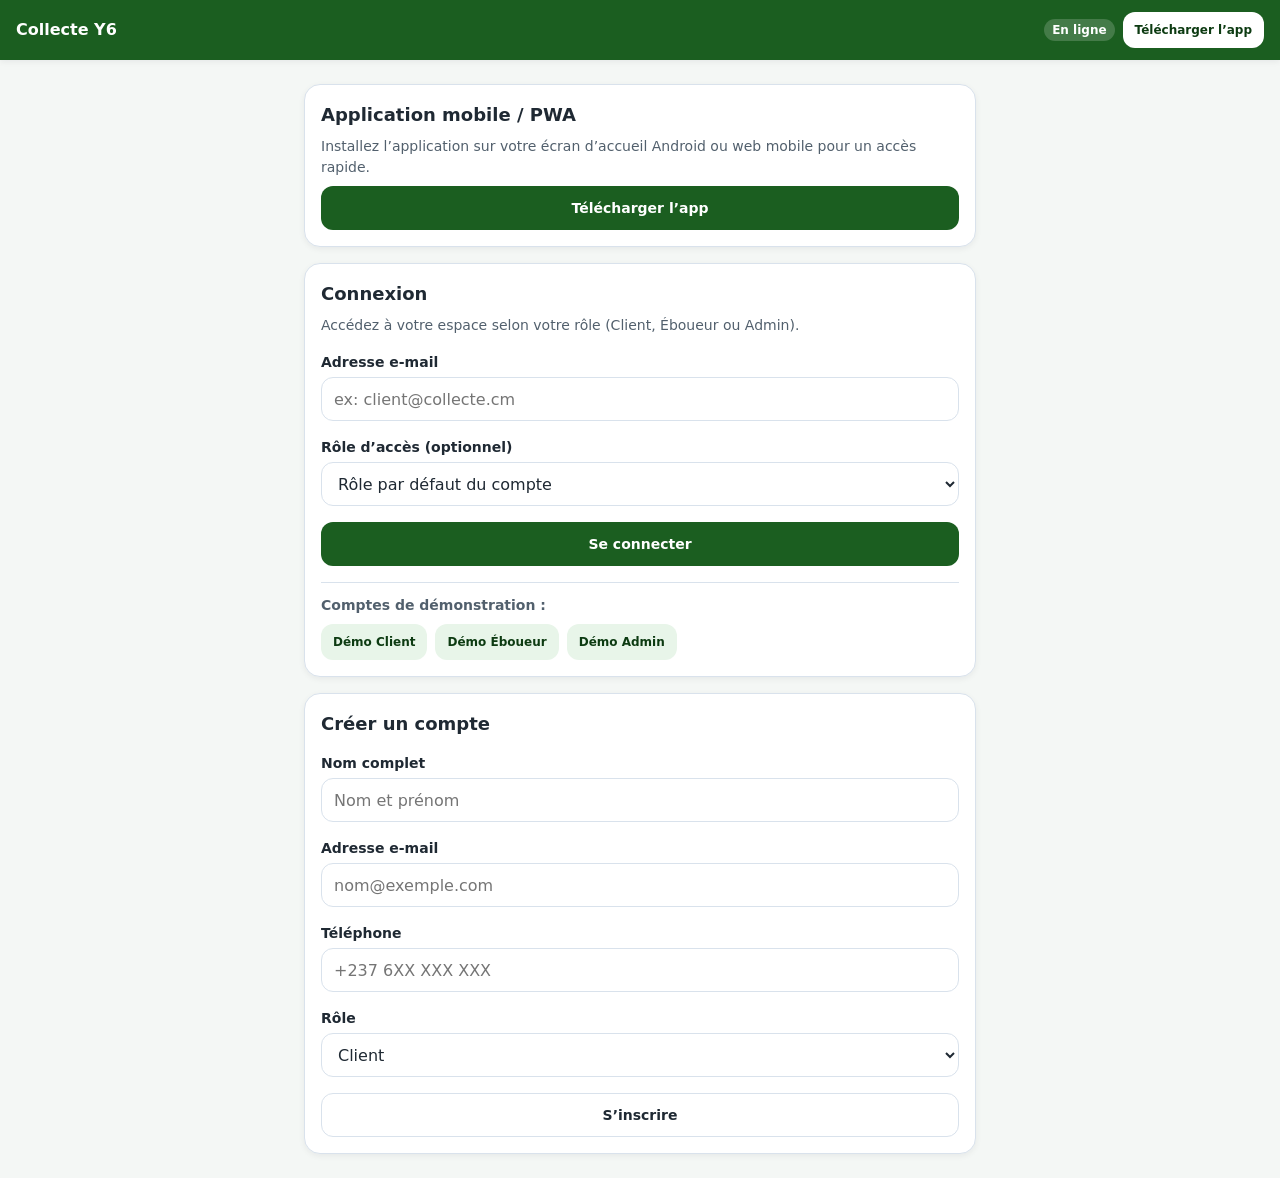
<file: index.html>
<!DOCTYPE html>
<html lang="fr">
<head>
  <meta charset="UTF-8" />
  <meta name="viewport" content="width=device-width, initial-scale=1.0, viewport-fit=cover" />
  <meta name="theme-color" content="#1b5e20" />
  <meta name="description" content="PWA de gestion de la collecte des ordures (Web mobile & Android)" />
  <title>Collecte Yaoundé 6</title>

  <link rel="manifest" href="./manifest.json" />
  <link rel="icon" type="image/png" sizes="192x192" href="./assets/icons/icon-192x192.png" />
  <link rel="apple-touch-icon" href="./assets/icons/icon-192x192.png" />

  <link rel="stylesheet" href="./css/variables.css" />
  <link rel="stylesheet" href="./css/base.css" />
  <link rel="stylesheet" href="./css/layout.css" />
  <link rel="stylesheet" href="./css/components.css" />
  <link rel="stylesheet" href="./css/views.css" />
</head>
<body>
  <div id="app" class="app-shell">
    <header id="app-header" class="app-header"></header>
    <main id="app-main" class="app-main" role="main">
      <div class="loading-state">Initialisation de l'application...</div>
    </main>
    <nav id="app-navbar" class="app-navbar" aria-label="Navigation principale"></nav>
  </div>

  <div id="toast-container" class="toast-container" aria-live="polite"></div>
  <div id="modal-root" class="modal-root"></div>

  <script type="module" src="./js/core/app.js"></script>
</body>
</html>
</file>
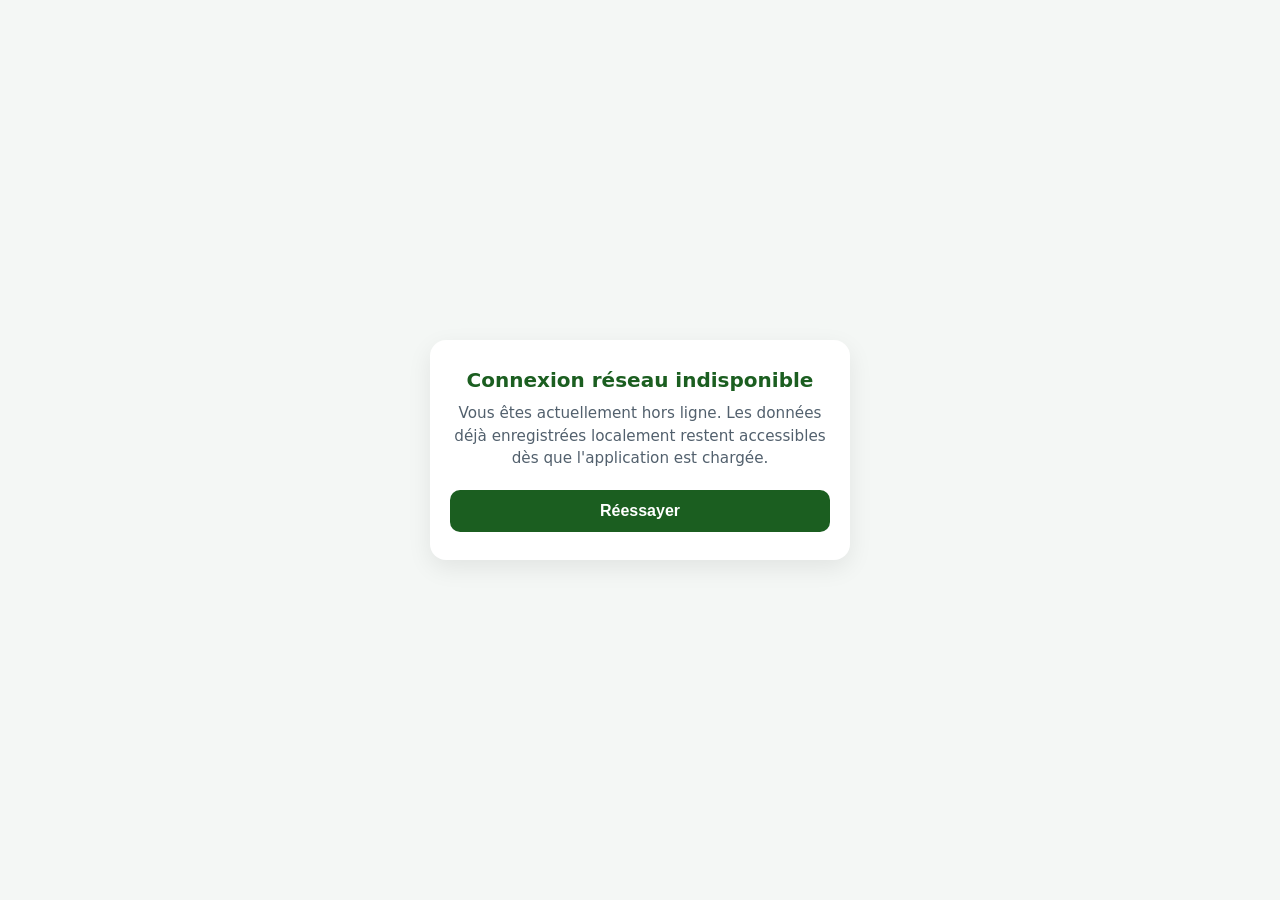
<file: offline.html>
<!DOCTYPE html>
<html lang="fr">
<head>
  <meta charset="UTF-8" />
  <meta name="viewport" content="width=device-width, initial-scale=1.0" />
  <meta name="theme-color" content="#1b5e20" />
  <title>Hors ligne — Collecte Yaoundé 6</title>
  <style>
    * { box-sizing: border-box; margin: 0; padding: 0; }
    body {
      font-family: system-ui, -apple-system, sans-serif;
      background-color: #f4f7f5;
      color: #1f2933;
      min-height: 100vh;
      display: flex;
      align-items: center;
      justify-content: center;
      padding: 24px;
      text-align: center;
    }
    .card {
      max-width: 420px;
      width: 100%;
      background: #ffffff;
      border-radius: 16px;
      padding: 28px 20px;
      box-shadow: 0 8px 24px rgba(0, 0, 0, 0.08);
    }
    h1 {
      font-size: 1.25rem;
      color: #1b5e20;
      margin-bottom: 10px;
    }
    p {
      font-size: 0.95rem;
      line-height: 1.5;
      color: #52606d;
      margin-bottom: 20px;
    }
    button {
      width: 100%;
      padding: 12px 16px;
      border: none;
      border-radius: 10px;
      background-color: #1b5e20;
      color: #ffffff;
      font-size: 1rem;
      font-weight: 600;
      cursor: pointer;
    }
  </style>
</head>
<body>
  <main class="card">
    <h1>Connexion réseau indisponible</h1>
    <p>
      Vous êtes actuellement hors ligne. Les données déjà enregistrées localement restent accessibles dès que l'application est chargée.
    </p>
    <button type="button" onclick="window.location.reload()">Réessayer</button>
  </main>
</body>
</html>
</file>
<file: css/variables.css>
:root {
  /* Palette principale */
  --color-primary: #1b5e20;
  --color-primary-dark: #0d3b12;
  --color-primary-light: #e8f5e9;

  /* Accents métier (Express & VIP) */
  --color-express: #0277bd;
  --color-express-light: #e1f5fe;
  --color-vip: #ef6c00;
  --color-vip-light: #fff3e0;

  /* Neutres & surfaces */
  --color-bg: #f4f7f5;
  --color-surface: #ffffff;
  --color-surface-alt: #f9fbfa;
  --color-text: #1f2933;
  --color-text-muted: #52606d;
  --color-border: #d9e2ec;

  /* États & alertes (warnings / notifications) */
  --color-success: #2e7d32;
  --color-success-bg: #edf7ed;
  --color-warning: #ed6c02;
  --color-warning-bg: #fff4e5;
  --color-danger: #c62828;
  --color-danger-bg: #fdecea;
  --color-info: #0288d1;
  --color-info-bg: #e5f6fd;

  /* Typographie */
  --font-family: system-ui, -apple-system, BlinkMacSystemFont, "Segoe UI", Roboto, sans-serif;
  --font-size-xs: 0.75rem;
  --font-size-sm: 0.875rem;
  --font-size-md: 1rem;
  --font-size-lg: 1.125rem;
  --font-size-xl: 1.35rem;

  /* Espacements & rayons */
  --space-1: 4px;
  --space-2: 8px;
  --space-3: 12px;
  --space-4: 16px;
  --space-5: 20px;
  --space-6: 24px;

  --radius-sm: 8px;
  --radius-md: 12px;
  --radius-lg: 16px;
  --radius-full: 9999px;

  /* Ombres */
  --shadow-sm: 0 2px 6px rgba(15, 23, 42, 0.06);
  --shadow-md: 0 6px 18px rgba(15, 23, 42, 0.09);
  --shadow-lg: 0 12px 32px rgba(15, 23, 42, 0.14);

  /* Dimensions mobile */
  --header-height: 60px;
  --navbar-height: 68px;
  --max-content-width: 720px;
  --z-header: 20;
  --z-navbar: 20;
  --z-toast: 40;
  --z-modal: 50;
}
</file>
<file: css/base.css>
*,
*::before,
*::after {
  box-sizing: border-box;
  margin: 0;
  padding: 0;
}

html {
  font-size: 16px;
  -webkit-text-size-adjust: 100%;
}

body {
  font-family: var(--font-family);
  font-size: var(--font-size-md);
  line-height: 1.5;
  color: var(--color-text);
  background-color: var(--color-bg);
  -webkit-font-smoothing: antialiased;
}

a {
  color: var(--color-primary);
  text-decoration: none;
}

button,
input,
select,
textarea {
  font-family: inherit;
  font-size: inherit;
  color: inherit;
}

button {
  cursor: pointer;
  border: none;
  background: transparent;
}

button:disabled,
input:disabled,
select:disabled {
  opacity: 0.55;
  cursor: not-allowed;
}

img {
  max-width: 100%;
  display: block;
}

.sr-only {
  position: absolute;
  width: 1px;
  height: 1px;
  overflow: hidden;
  clip: rect(0 0 0 0);
  white-space: nowrap;
}

.text-muted {
  color: var(--color-text-muted);
  font-size: var(--font-size-sm);
}

.stack-sm > * + * {
  margin-top: var(--space-2);
}

.stack-md > * + * {
  margin-top: var(--space-4);
}

.stack-lg > * + * {
  margin-top: var(--space-6);
}
</file>
<file: css/layout.css>
.app-shell {
  min-height: 100dvh;
  display: flex;
  flex-direction: column;
}

.app-header {
  position: sticky;
  top: 0;
  z-index: var(--z-header);
  height: var(--header-height);
  background-color: var(--color-primary);
  color: #ffffff;
  display: flex;
  align-items: center;
  justify-content: space-between;
  gap: var(--space-2);
  padding: 0 var(--space-4);
  box-shadow: var(--shadow-sm);
}

.app-main {
  flex: 1;
  width: 100%;
  max-width: var(--max-content-width);
  margin: 0 auto;
  padding: var(--space-4);
  padding-bottom: calc(var(--navbar-height) + var(--space-6));
}

.app-main.no-navbar {
  padding-bottom: var(--space-6);
}

.app-navbar {
  position: fixed;
  bottom: 0;
  left: 0;
  right: 0;
  z-index: var(--z-navbar);
  height: var(--navbar-height);
  background-color: var(--color-surface);
  border-top: 1px solid var(--color-border);
  display: flex;
  align-items: stretch;
  justify-content: space-around;
  padding-bottom: env(safe-area-inset-bottom, 0px);
  box-shadow: 0 -2px 10px rgba(15, 23, 42, 0.05);
}

.app-navbar:empty {
  display: none;
}

.loading-state {
  padding: var(--space-6);
  text-align: center;
  color: var(--color-text-muted);
}

@media (min-width: 768px) {
  .app-main {
    padding: var(--space-6);
    padding-bottom: calc(var(--navbar-height) + var(--space-6));
  }
}
</file>
<file: css/components.css>
/* Boutons tactiles */
.btn {
  display: inline-flex;
  align-items: center;
  justify-content: center;
  gap: var(--space-2);
  min-height: 44px;
  padding: var(--space-2) var(--space-4);
  border-radius: var(--radius-md);
  font-weight: 600;
  font-size: var(--font-size-sm);
  transition: transform 0.12s ease, background-color 0.15s ease, opacity 0.15s ease;
}

.btn:active:not(:disabled) {
  transform: scale(0.98);
}

.btn-block {
  width: 100%;
}

.btn-sm {
  min-height: 36px;
  padding: var(--space-1) var(--space-3);
  font-size: var(--font-size-xs);
}

.btn-primary {
  background-color: var(--color-primary);
  color: #ffffff;
}

.btn-primary:hover:not(:disabled) {
  background-color: var(--color-primary-dark);
}

.btn-secondary {
  background-color: var(--color-primary-light);
  color: var(--color-primary-dark);
}

.btn-outline {
  background-color: transparent;
  border: 1px solid var(--color-border);
  color: var(--color-text);
}

.btn-install {
  background-color: #ffffff;
  color: var(--color-primary-dark);
}

/* Cartes */
.card {
  background-color: var(--color-surface);
  border: 1px solid var(--color-border);
  border-radius: var(--radius-lg);
  padding: var(--space-4);
  box-shadow: var(--shadow-sm);
}

.card-title {
  font-size: var(--font-size-lg);
  font-weight: 700;
  margin-bottom: var(--space-2);
}

/* Badges & statuts */
.badge {
  display: inline-flex;
  align-items: center;
  gap: var(--space-1);
  padding: 2px var(--space-2);
  border-radius: var(--radius-full);
  font-size: var(--font-size-xs);
  font-weight: 600;
}

.badge-online {
  background-color: rgba(255, 255, 255, 0.18);
  color: #ffffff;
}

.badge-offline {
  background-color: var(--color-danger);
  color: #ffffff;
}

.badge-base {
  background-color: var(--color-primary-light);
  color: var(--color-primary-dark);
}

.badge-express {
  background-color: var(--color-express-light);
  color: var(--color-express);
}

.badge-vip {
  background-color: var(--color-vip-light);
  color: var(--color-vip);
}

/* Alertes / warnings */
.alert {
  padding: var(--space-3) var(--space-4);
  border-radius: var(--radius-md);
  font-size: var(--font-size-sm);
  border-left: 4px solid transparent;
}

.alert-warning {
  background-color: var(--color-warning-bg);
  color: var(--color-text);
  border-left-color: var(--color-warning);
}

.alert-error {
  background-color: var(--color-danger-bg);
  color: var(--color-danger);
  border-left-color: var(--color-danger);
}

.alert-info {
  background-color: var(--color-info-bg);
  color: var(--color-text);
  border-left-color: var(--color-info);
}

/* Formulaires */
.form-group {
  display: flex;
  flex-direction: column;
  gap: var(--space-1);
}

.form-label {
  font-size: var(--font-size-sm);
  font-weight: 600;
}

.form-control {
  min-height: 44px;
  padding: var(--space-2) var(--space-3);
  border: 1px solid var(--color-border);
  border-radius: var(--radius-md);
  background-color: var(--color-surface);
}

.form-control:focus {
  outline: 2px solid var(--color-primary);
  outline-offset: 1px;
}

/* Barre de navigation basse */
.nav-item {
  flex: 1;
  display: flex;
  flex-direction: column;
  align-items: center;
  justify-content: center;
  gap: 2px;
  font-size: var(--font-size-xs);
  font-weight: 600;
  color: var(--color-text-muted);
}

.nav-item.is-active {
  color: var(--color-primary);
  background-color: var(--color-primary-light);
}

/* Toasts / notifications */
.toast-container {
  position: fixed;
  top: calc(var(--header-height) + var(--space-2));
  left: var(--space-4);
  right: var(--space-4);
  z-index: var(--z-toast);
  display: flex;
  flex-direction: column;
  gap: var(--space-2);
  pointer-events: none;
}

.toast {
  pointer-events: auto;
  background-color: var(--color-text);
  color: #ffffff;
  padding: var(--space-3) var(--space-4);
  border-radius: var(--radius-md);
  box-shadow: var(--shadow-md);
  font-size: var(--font-size-sm);
}

/* Modales */
.modal-backdrop {
  position: fixed;
  inset: 0;
  z-index: var(--z-modal);
  background-color: rgba(15, 23, 42, 0.55);
  display: flex;
  align-items: center;
  justify-content: center;
  padding: var(--space-4);
}

.modal-card {
  width: 100%;
  max-width: 440px;
  background-color: var(--color-surface);
  border-radius: var(--radius-lg);
  padding: var(--space-5);
  box-shadow: var(--shadow-lg);
}
</file>
<file: css/views.css>
.header-brand {
  display: flex;
  align-items: center;
  gap: var(--space-2);
  font-weight: 700;
  font-size: var(--font-size-md);
  color: #ffffff;
}

.header-actions {
  display: flex;
  align-items: center;
  gap: var(--space-2);
}

.service-grid {
  display: grid;
  grid-template-columns: 1fr;
  gap: var(--space-3);
}

@media (min-width: 600px) {
  .service-grid {
    grid-template-columns: repeat(3, 1fr);
  }
}

.days-selector {
  display: grid;
  grid-template-columns: repeat(2, 1fr);
  gap: var(--space-2);
}

@media (min-width: 480px) {
  .days-selector {
    grid-template-columns: repeat(4, 1fr);
  }
}

.day-chip {
  min-height: 42px;
  border: 1px solid var(--color-border);
  border-radius: var(--radius-md);
  background-color: var(--color-surface);
  font-size: var(--font-size-sm);
  font-weight: 600;
}

.day-chip.is-selected {
  background-color: var(--color-primary);
  color: #ffffff;
  border-color: var(--color-primary);
}

.map-box {
  height: 220px;
  border-radius: var(--radius-md);
  border: 1px solid var(--color-border);
  background-color: var(--color-surface-alt);
  display: flex;
  align-items: center;
  justify-content: center;
  padding: var(--space-3);
  text-align: center;
}
</file>
